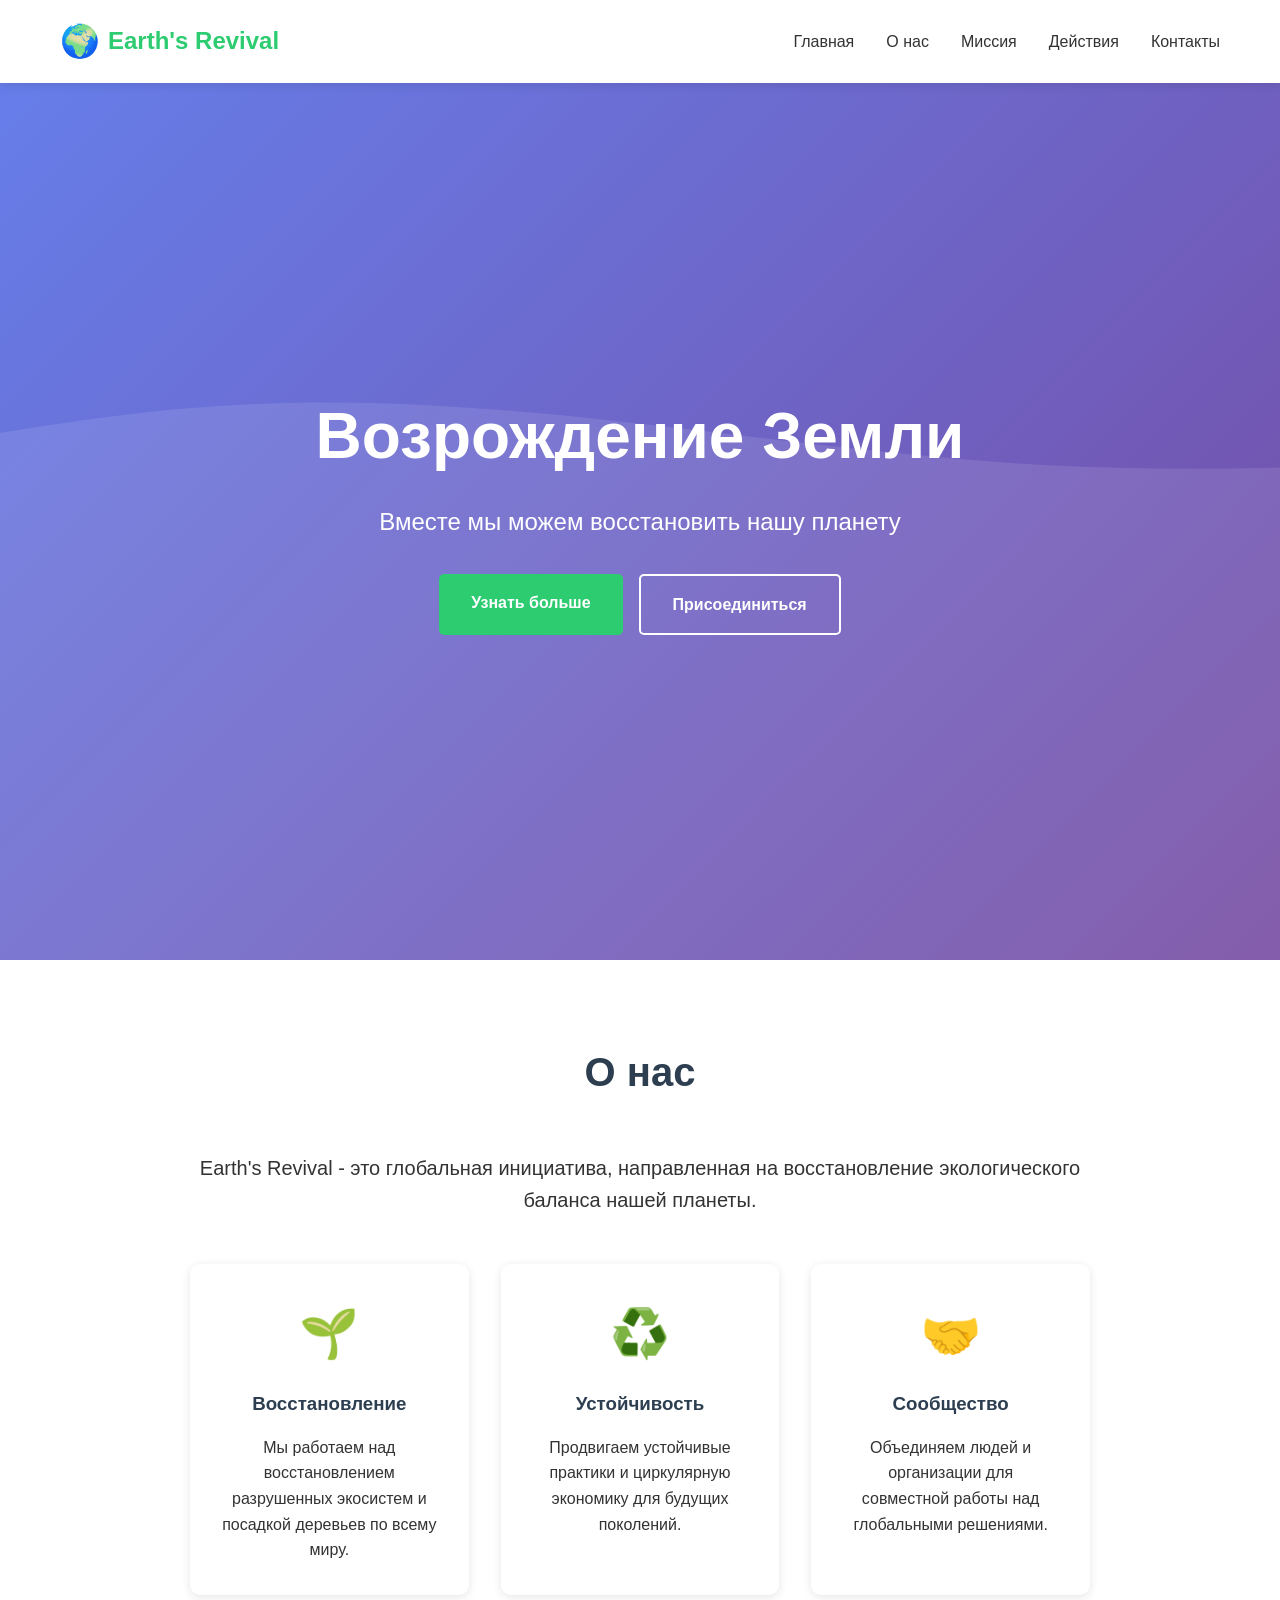
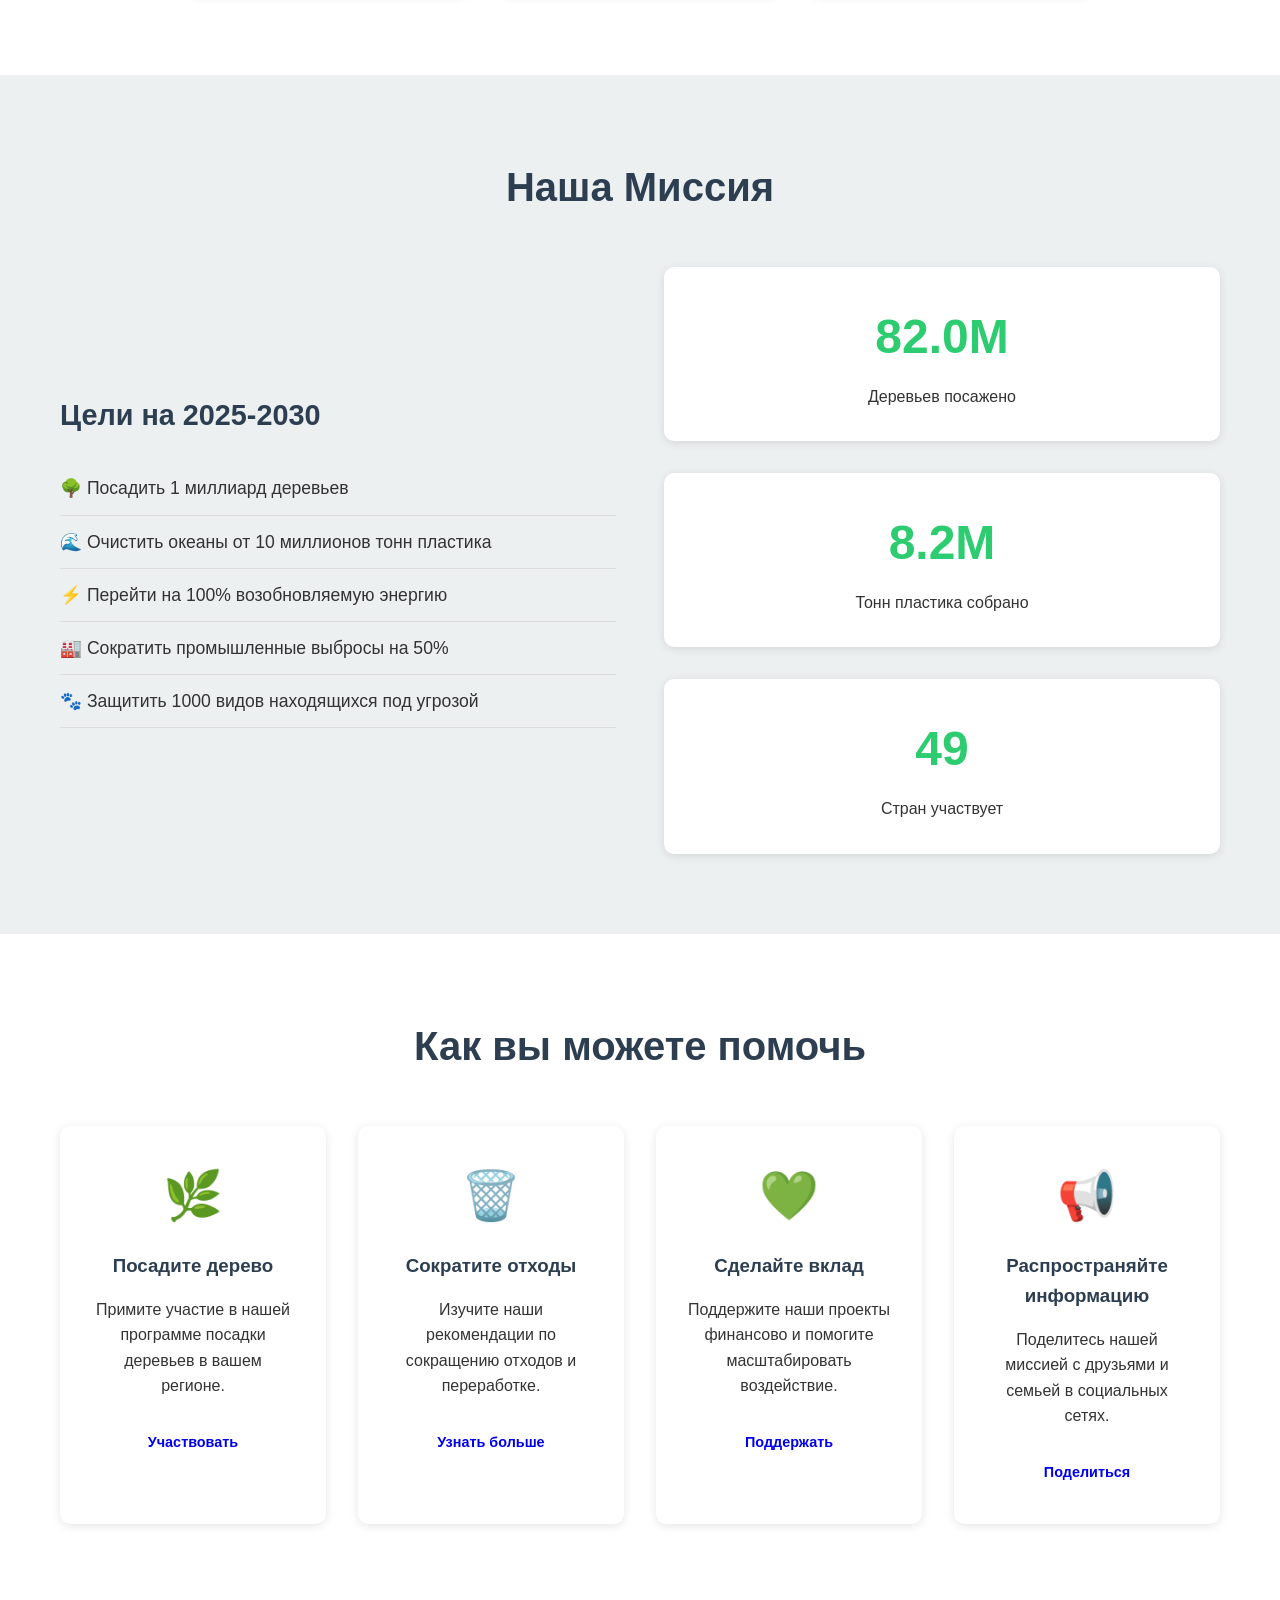
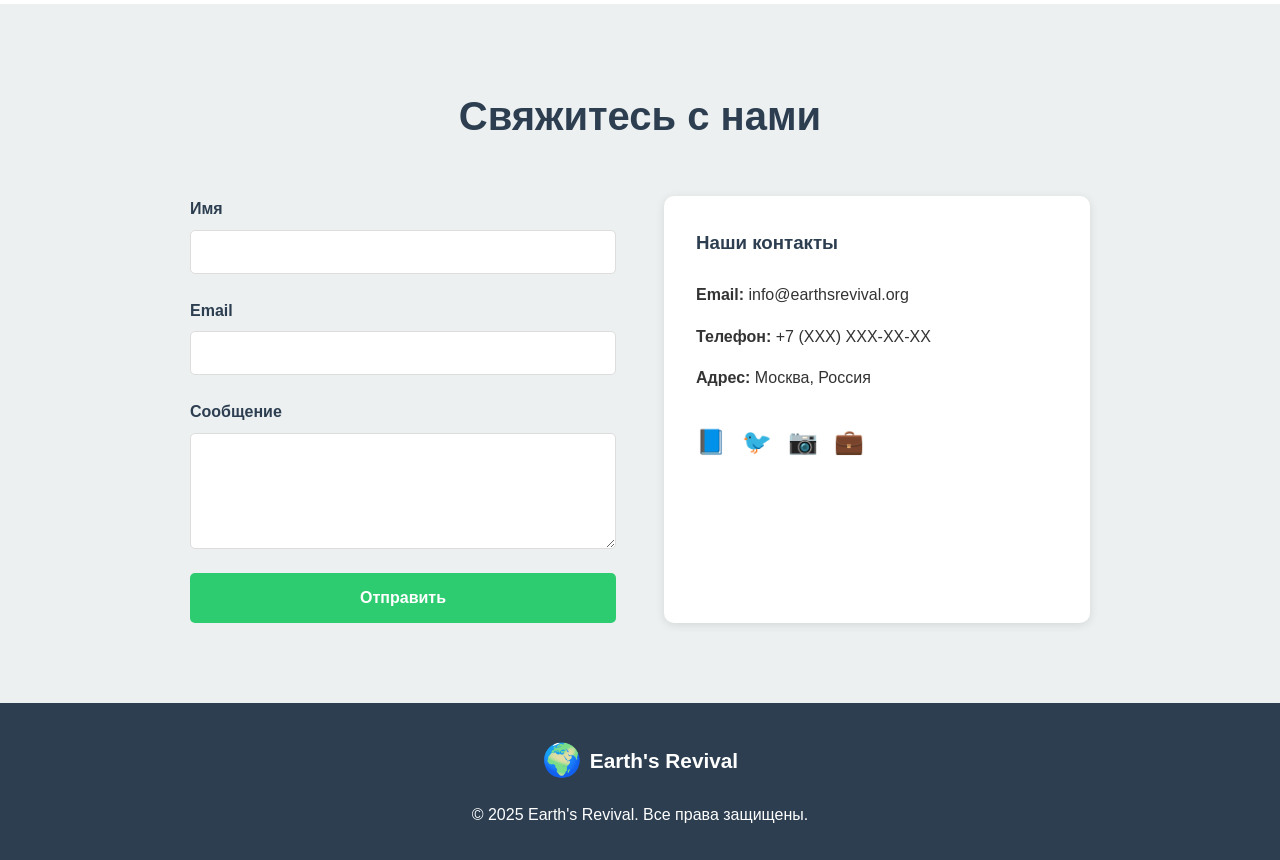
<file: index.html>
<!DOCTYPE html>
<html lang="ru">
<head>
    <meta charset="UTF-8">
    <meta name="viewport" content="width=device-width, initial-scale=1.0">
    <meta name="description" content="Earth's Revival - Возрождение Земли. Присоединяйтесь к нашей миссии по сохранению планеты.">
    <title>Earth's Revival - Возрождение Земли</title>
    <link rel="stylesheet" href="styles.css">
</head>
<body>
    <!-- Navigation -->
    <nav class="navbar">
        <div class="container">
            <div class="nav-wrapper">
                <div class="logo">
                    <span class="logo-icon">🌍</span>
                    <span class="logo-text">Earth's Revival</span>
                </div>
                <button class="mobile-menu-toggle" aria-label="Toggle menu">
                    <span></span>
                    <span></span>
                    <span></span>
                </button>
                <ul class="nav-menu">
                    <li><a href="#home" class="nav-link">Главная</a></li>
                    <li><a href="#about" class="nav-link">О нас</a></li>
                    <li><a href="#mission" class="nav-link">Миссия</a></li>
                    <li><a href="#actions" class="nav-link">Действия</a></li>
                    <li><a href="#contact" class="nav-link">Контакты</a></li>
                </ul>
            </div>
        </div>
    </nav>

    <!-- Hero Section -->
    <section id="home" class="hero">
        <div class="hero-overlay"></div>
        <div class="container">
            <div class="hero-content">
                <h1 class="hero-title">Возрождение Земли</h1>
                <p class="hero-subtitle">Вместе мы можем восстановить нашу планету</p>
                <div class="hero-buttons">
                    <a href="#mission" class="btn btn-primary">Узнать больше</a>
                    <a href="#actions" class="btn btn-secondary">Присоединиться</a>
                </div>
            </div>
        </div>
    </section>

    <!-- About Section -->
    <section id="about" class="section">
        <div class="container">
            <h2 class="section-title">О нас</h2>
            <div class="about-content">
                <p class="lead">Earth's Revival - это глобальная инициатива, направленная на восстановление экологического баланса нашей планеты.</p>
                <div class="cards">
                    <div class="card">
                        <div class="card-icon">🌱</div>
                        <h3>Восстановление</h3>
                        <p>Мы работаем над восстановлением разрушенных экосистем и посадкой деревьев по всему миру.</p>
                    </div>
                    <div class="card">
                        <div class="card-icon">♻️</div>
                        <h3>Устойчивость</h3>
                        <p>Продвигаем устойчивые практики и циркулярную экономику для будущих поколений.</p>
                    </div>
                    <div class="card">
                        <div class="card-icon">🤝</div>
                        <h3>Сообщество</h3>
                        <p>Объединяем людей и организации для совместной работы над глобальными решениями.</p>
                    </div>
                </div>
            </div>
        </div>
    </section>

    <!-- Mission Section -->
    <section id="mission" class="section section-alt">
        <div class="container">
            <h2 class="section-title">Наша Миссия</h2>
            <div class="mission-content">
                <div class="mission-text">
                    <h3>Цели на 2025-2030</h3>
                    <ul class="mission-list">
                        <li>🌳 Посадить 1 миллиард деревьев</li>
                        <li>🌊 Очистить океаны от 10 миллионов тонн пластика</li>
                        <li>⚡ Перейти на 100% возобновляемую энергию</li>
                        <li>🏭 Сократить промышленные выбросы на 50%</li>
                        <li>🐾 Защитить 1000 видов находящихся под угрозой</li>
                    </ul>
                </div>
                <div class="mission-stats">
                    <div class="stat">
                        <div class="stat-number">250M</div>
                        <div class="stat-label">Деревьев посажено</div>
                    </div>
                    <div class="stat">
                        <div class="stat-number">2.5M</div>
                        <div class="stat-label">Тонн пластика собрано</div>
                    </div>
                    <div class="stat">
                        <div class="stat-number">150</div>
                        <div class="stat-label">Стран участвует</div>
                    </div>
                </div>
            </div>
        </div>
    </section>

    <!-- Actions Section -->
    <section id="actions" class="section">
        <div class="container">
            <h2 class="section-title">Как вы можете помочь</h2>
            <div class="actions-grid">
                <div class="action-card">
                    <div class="action-icon">🌿</div>
                    <h3>Посадите дерево</h3>
                    <p>Примите участие в нашей программе посадки деревьев в вашем регионе.</p>
                    <a href="#" class="btn btn-small">Участвовать</a>
                </div>
                <div class="action-card">
                    <div class="action-icon">🗑️</div>
                    <h3>Сократите отходы</h3>
                    <p>Изучите наши рекомендации по сокращению отходов и переработке.</p>
                    <a href="#" class="btn btn-small">Узнать больше</a>
                </div>
                <div class="action-card">
                    <div class="action-icon">💚</div>
                    <h3>Сделайте вклад</h3>
                    <p>Поддержите наши проекты финансово и помогите масштабировать воздействие.</p>
                    <a href="#" class="btn btn-small">Поддержать</a>
                </div>
                <div class="action-card">
                    <div class="action-icon">📢</div>
                    <h3>Распространяйте информацию</h3>
                    <p>Поделитесь нашей миссией с друзьями и семьей в социальных сетях.</p>
                    <a href="#" class="btn btn-small">Поделиться</a>
                </div>
            </div>
        </div>
    </section>

    <!-- Contact Section -->
    <section id="contact" class="section section-alt">
        <div class="container">
            <h2 class="section-title">Свяжитесь с нами</h2>
            <div class="contact-content">
                <form class="contact-form">
                    <div class="form-group">
                        <label for="name">Имя</label>
                        <input type="text" id="name" name="name" required>
                    </div>
                    <div class="form-group">
                        <label for="email">Email</label>
                        <input type="email" id="email" name="email" required>
                    </div>
                    <div class="form-group">
                        <label for="message">Сообщение</label>
                        <textarea id="message" name="message" rows="5" required></textarea>
                    </div>
                    <button type="submit" class="btn btn-primary">Отправить</button>
                </form>
                <div class="contact-info">
                    <h3>Наши контакты</h3>
                    <p><strong>Email:</strong> info@earthsrevival.org</p>
                    <p><strong>Телефон:</strong> +7 (XXX) XXX-XX-XX</p>
                    <p><strong>Адрес:</strong> Москва, Россия</p>
                    <div class="social-links">
                        <a href="#" aria-label="Facebook">📘</a>
                        <a href="#" aria-label="Twitter">🐦</a>
                        <a href="#" aria-label="Instagram">📷</a>
                        <a href="#" aria-label="LinkedIn">💼</a>
                    </div>
                </div>
            </div>
        </div>
    </section>

    <!-- Footer -->
    <footer class="footer">
        <div class="container">
            <div class="footer-content">
                <div class="footer-logo">
                    <span class="logo-icon">🌍</span>
                    <span class="logo-text">Earth's Revival</span>
                </div>
                <p>&copy; 2025 Earth's Revival. Все права защищены.</p>
            </div>
        </div>
    </footer>

    <script src="script.js"></script>
</body>
</html>
</file>
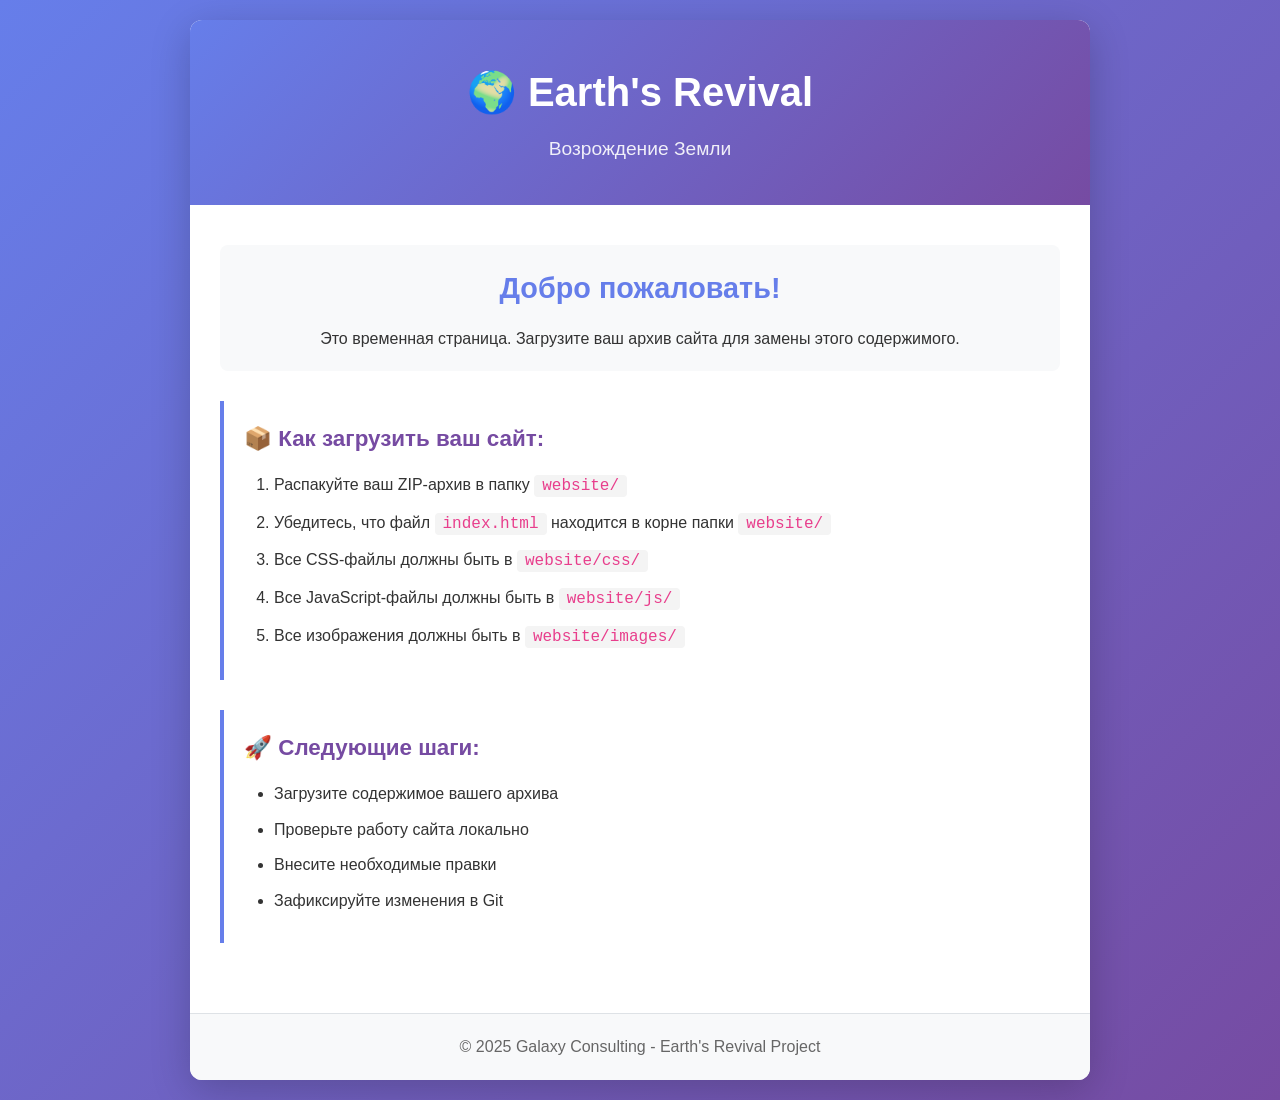
<file: website/index.html>
<!DOCTYPE html>
<html lang="ru">
<head>
    <meta charset="UTF-8">
    <meta name="viewport" content="width=device-width, initial-scale=1.0">
    <title>Earth's Revival - Возрождение Земли</title>
    <link rel="stylesheet" href="css/style.css">
</head>
<body>
    <div class="container">
        <header>
            <h1>🌍 Earth's Revival</h1>
            <p class="subtitle">Возрождение Земли</p>
        </header>
        
        <main>
            <section class="welcome">
                <h2>Добро пожаловать!</h2>
                <p>Это временная страница. Загрузите ваш архив сайта для замены этого содержимого.</p>
            </section>
            
            <section class="instructions">
                <h3>📦 Как загрузить ваш сайт:</h3>
                <ol>
                    <li>Распакуйте ваш ZIP-архив в папку <code>website/</code></li>
                    <li>Убедитесь, что файл <code>index.html</code> находится в корне папки <code>website/</code></li>
                    <li>Все CSS-файлы должны быть в <code>website/css/</code></li>
                    <li>Все JavaScript-файлы должны быть в <code>website/js/</code></li>
                    <li>Все изображения должны быть в <code>website/images/</code></li>
                </ol>
            </section>
            
            <section class="next-steps">
                <h3>🚀 Следующие шаги:</h3>
                <ul>
                    <li>Загрузите содержимое вашего архива</li>
                    <li>Проверьте работу сайта локально</li>
                    <li>Внесите необходимые правки</li>
                    <li>Зафиксируйте изменения в Git</li>
                </ul>
            </section>
        </main>
        
        <footer>
            <p>&copy; 2025 Galaxy Consulting - Earth's Revival Project</p>
        </footer>
    </div>
    
    <script src="js/main.js"></script>
</body>
</html>
</file>
<file: styles.css>
/* Reset and Base Styles */
* {
    margin: 0;
    padding: 0;
    box-sizing: border-box;
}

:root {
    --primary-color: #2ecc71;
    --secondary-color: #27ae60;
    --dark-color: #2c3e50;
    --light-color: #ecf0f1;
    --text-color: #333;
    --white: #fff;
    --shadow: 0 2px 10px rgba(0, 0, 0, 0.1);
    --shadow-hover: 0 4px 20px rgba(0, 0, 0, 0.15);
}

html {
    scroll-behavior: smooth;
}

body {
    font-family: 'Segoe UI', Tahoma, Geneva, Verdana, sans-serif;
    line-height: 1.6;
    color: var(--text-color);
}

.container {
    max-width: 1200px;
    margin: 0 auto;
    padding: 0 20px;
}

/* Navigation */
.navbar {
    background: var(--white);
    box-shadow: var(--shadow);
    position: fixed;
    width: 100%;
    top: 0;
    z-index: 1000;
}

.nav-wrapper {
    display: flex;
    justify-content: space-between;
    align-items: center;
    padding: 1rem 0;
}

.logo {
    display: flex;
    align-items: center;
    gap: 0.5rem;
    font-size: 1.5rem;
    font-weight: bold;
    color: var(--primary-color);
}

.logo-icon {
    font-size: 2rem;
}

.nav-menu {
    display: flex;
    list-style: none;
    gap: 2rem;
}

.nav-link {
    text-decoration: none;
    color: var(--text-color);
    font-weight: 500;
    transition: color 0.3s;
}

.nav-link:hover {
    color: var(--primary-color);
}

.mobile-menu-toggle {
    display: none;
    flex-direction: column;
    background: none;
    border: none;
    cursor: pointer;
    gap: 4px;
}

.mobile-menu-toggle span {
    width: 25px;
    height: 3px;
    background: var(--text-color);
    transition: all 0.3s;
}

/* Hero Section */
.hero {
    position: relative;
    min-height: 100vh;
    display: flex;
    align-items: center;
    background: linear-gradient(135deg, #667eea 0%, #764ba2 100%);
    margin-top: 60px;
    overflow: hidden;
}

.hero::before {
    content: '';
    position: absolute;
    top: 0;
    left: 0;
    right: 0;
    bottom: 0;
    background: url('data:image/svg+xml,<svg xmlns="http://www.w3.org/2000/svg" viewBox="0 0 1440 320"><path fill="%23ffffff" fill-opacity="0.1" d="M0,96L48,112C96,128,192,160,288,160C384,160,480,128,576,122.7C672,117,768,139,864,144C960,149,1056,139,1152,128C1248,117,1344,107,1392,101.3L1440,96L1440,320L1392,320C1344,320,1248,320,1152,320C1056,320,960,320,864,320C768,320,672,320,576,320C480,320,384,320,288,320C192,320,96,320,48,320L0,320Z"></path></svg>') bottom center no-repeat;
    background-size: cover;
}

.hero-content {
    text-align: center;
    color: var(--white);
    position: relative;
    z-index: 1;
}

.hero-title {
    font-size: 4rem;
    margin-bottom: 1rem;
    animation: fadeInUp 1s;
}

.hero-subtitle {
    font-size: 1.5rem;
    margin-bottom: 2rem;
    animation: fadeInUp 1s 0.2s both;
}

.hero-buttons {
    display: flex;
    gap: 1rem;
    justify-content: center;
    animation: fadeInUp 1s 0.4s both;
}

/* Buttons */
.btn {
    display: inline-block;
    padding: 1rem 2rem;
    text-decoration: none;
    border-radius: 5px;
    font-weight: 600;
    transition: all 0.3s;
    border: none;
    cursor: pointer;
    font-size: 1rem;
}

.btn-primary {
    background: var(--primary-color);
    color: var(--white);
}

.btn-primary:hover {
    background: var(--secondary-color);
    transform: translateY(-2px);
    box-shadow: var(--shadow-hover);
}

.btn-secondary {
    background: transparent;
    color: var(--white);
    border: 2px solid var(--white);
}

.btn-secondary:hover {
    background: var(--white);
    color: var(--primary-color);
}

.btn-small {
    padding: 0.5rem 1.5rem;
    font-size: 0.9rem;
}

/* Sections */
.section {
    padding: 5rem 0;
}

.section-alt {
    background: var(--light-color);
}

.section-title {
    text-align: center;
    font-size: 2.5rem;
    margin-bottom: 3rem;
    color: var(--dark-color);
}

/* About Section */
.about-content {
    max-width: 900px;
    margin: 0 auto;
}

.lead {
    font-size: 1.25rem;
    text-align: center;
    margin-bottom: 3rem;
    color: var(--text-color);
}

.cards {
    display: grid;
    grid-template-columns: repeat(auto-fit, minmax(250px, 1fr));
    gap: 2rem;
}

.card {
    background: var(--white);
    padding: 2rem;
    border-radius: 10px;
    box-shadow: var(--shadow);
    text-align: center;
    transition: transform 0.3s, box-shadow 0.3s;
}

.card:hover {
    transform: translateY(-5px);
    box-shadow: var(--shadow-hover);
}

.card-icon {
    font-size: 3rem;
    margin-bottom: 1rem;
}

.card h3 {
    margin-bottom: 1rem;
    color: var(--dark-color);
}

/* Mission Section */
.mission-content {
    display: grid;
    grid-template-columns: 1fr 1fr;
    gap: 3rem;
    align-items: center;
}

.mission-text h3 {
    font-size: 1.8rem;
    margin-bottom: 1.5rem;
    color: var(--dark-color);
}

.mission-list {
    list-style: none;
    font-size: 1.1rem;
}

.mission-list li {
    padding: 0.75rem 0;
    border-bottom: 1px solid #ddd;
}

.mission-stats {
    display: grid;
    gap: 2rem;
}

.stat {
    text-align: center;
    padding: 2rem;
    background: var(--white);
    border-radius: 10px;
    box-shadow: var(--shadow);
}

.stat-number {
    font-size: 3rem;
    font-weight: bold;
    color: var(--primary-color);
}

.stat-label {
    font-size: 1rem;
    color: var(--text-color);
    margin-top: 0.5rem;
}

/* Actions Section */
.actions-grid {
    display: grid;
    grid-template-columns: repeat(auto-fit, minmax(250px, 1fr));
    gap: 2rem;
}

.action-card {
    background: var(--white);
    padding: 2rem;
    border-radius: 10px;
    box-shadow: var(--shadow);
    text-align: center;
    transition: transform 0.3s, box-shadow 0.3s;
}

.action-card:hover {
    transform: translateY(-5px);
    box-shadow: var(--shadow-hover);
}

.action-icon {
    font-size: 3rem;
    margin-bottom: 1rem;
}

.action-card h3 {
    margin-bottom: 1rem;
    color: var(--dark-color);
}

.action-card p {
    margin-bottom: 1.5rem;
}

/* Contact Section */
.contact-content {
    display: grid;
    grid-template-columns: 1fr 1fr;
    gap: 3rem;
    max-width: 900px;
    margin: 0 auto;
}

.contact-form {
    display: flex;
    flex-direction: column;
    gap: 1.5rem;
}

.form-group {
    display: flex;
    flex-direction: column;
}

.form-group label {
    margin-bottom: 0.5rem;
    font-weight: 600;
    color: var(--dark-color);
}

.form-group input,
.form-group textarea {
    padding: 0.75rem;
    border: 1px solid #ddd;
    border-radius: 5px;
    font-size: 1rem;
    font-family: inherit;
    transition: border-color 0.3s;
}

.form-group input:focus,
.form-group textarea:focus {
    outline: none;
    border-color: var(--primary-color);
}

.contact-info {
    background: var(--white);
    padding: 2rem;
    border-radius: 10px;
    box-shadow: var(--shadow);
}

.contact-info h3 {
    margin-bottom: 1.5rem;
    color: var(--dark-color);
}

.contact-info p {
    margin-bottom: 1rem;
}

.social-links {
    display: flex;
    gap: 1rem;
    margin-top: 2rem;
}

.social-links a {
    font-size: 1.5rem;
    text-decoration: none;
    transition: transform 0.3s;
}

.social-links a:hover {
    transform: scale(1.2);
}

/* Footer */
.footer {
    background: var(--dark-color);
    color: var(--white);
    padding: 2rem 0;
    text-align: center;
}

.footer-content {
    display: flex;
    flex-direction: column;
    align-items: center;
    gap: 1rem;
}

.footer-logo {
    display: flex;
    align-items: center;
    gap: 0.5rem;
    font-size: 1.3rem;
    font-weight: bold;
}

/* Animations */
@keyframes fadeInUp {
    from {
        opacity: 0;
        transform: translateY(30px);
    }
    to {
        opacity: 1;
        transform: translateY(0);
    }
}

/* Responsive Design */
@media (max-width: 768px) {
    .nav-menu {
        position: absolute;
        top: 100%;
        left: 0;
        right: 0;
        background: var(--white);
        flex-direction: column;
        padding: 1rem;
        box-shadow: var(--shadow);
        transform: translateY(-100%);
        opacity: 0;
        visibility: hidden;
        transition: all 0.3s;
    }

    .nav-menu.active {
        transform: translateY(0);
        opacity: 1;
        visibility: visible;
    }

    .mobile-menu-toggle {
        display: flex;
    }

    .mobile-menu-toggle.active span:nth-child(1) {
        transform: rotate(45deg) translate(5px, 5px);
    }

    .mobile-menu-toggle.active span:nth-child(2) {
        opacity: 0;
    }

    .mobile-menu-toggle.active span:nth-child(3) {
        transform: rotate(-45deg) translate(7px, -6px);
    }

    .hero-title {
        font-size: 2.5rem;
    }

    .hero-subtitle {
        font-size: 1.2rem;
    }

    .hero-buttons {
        flex-direction: column;
        align-items: center;
    }

    .mission-content {
        grid-template-columns: 1fr;
    }

    .contact-content {
        grid-template-columns: 1fr;
    }

    .section-title {
        font-size: 2rem;
    }
}

@media (max-width: 480px) {
    .hero-title {
        font-size: 2rem;
    }

    .cards,
    .actions-grid {
        grid-template-columns: 1fr;
    }
}
</file>
<file: website/css/style.css>
* {
    margin: 0;
    padding: 0;
    box-sizing: border-box;
}

body {
    font-family: -apple-system, BlinkMacSystemFont, 'Segoe UI', Roboto, Oxygen, Ubuntu, Cantarell, sans-serif;
    line-height: 1.6;
    color: #333;
    background: linear-gradient(135deg, #667eea 0%, #764ba2 100%);
    min-height: 100vh;
    padding: 20px;
}

.container {
    max-width: 900px;
    margin: 0 auto;
    background: white;
    border-radius: 12px;
    box-shadow: 0 10px 40px rgba(0, 0, 0, 0.2);
    overflow: hidden;
}

header {
    background: linear-gradient(135deg, #667eea 0%, #764ba2 100%);
    color: white;
    padding: 40px 30px;
    text-align: center;
}

header h1 {
    font-size: 2.5em;
    margin-bottom: 10px;
}

.subtitle {
    font-size: 1.2em;
    opacity: 0.9;
}

main {
    padding: 40px 30px;
}

section {
    margin-bottom: 30px;
}

h2 {
    color: #667eea;
    margin-bottom: 15px;
    font-size: 1.8em;
}

h3 {
    color: #764ba2;
    margin-bottom: 15px;
    font-size: 1.4em;
}

.welcome {
    text-align: center;
    padding: 20px;
    background: #f8f9fa;
    border-radius: 8px;
}

.instructions, .next-steps {
    background: #fff;
    padding: 20px;
    border-left: 4px solid #667eea;
}

ol, ul {
    margin-left: 30px;
    margin-top: 10px;
}

li {
    margin-bottom: 10px;
}

code {
    background: #f4f4f4;
    padding: 2px 8px;
    border-radius: 4px;
    font-family: 'Courier New', monospace;
    color: #e83e8c;
}

footer {
    background: #f8f9fa;
    padding: 20px 30px;
    text-align: center;
    color: #666;
    border-top: 1px solid #dee2e6;
}

@media (max-width: 768px) {
    body {
        padding: 10px;
    }
    
    header h1 {
        font-size: 2em;
    }
    
    main {
        padding: 20px 15px;
    }
}
</file>
